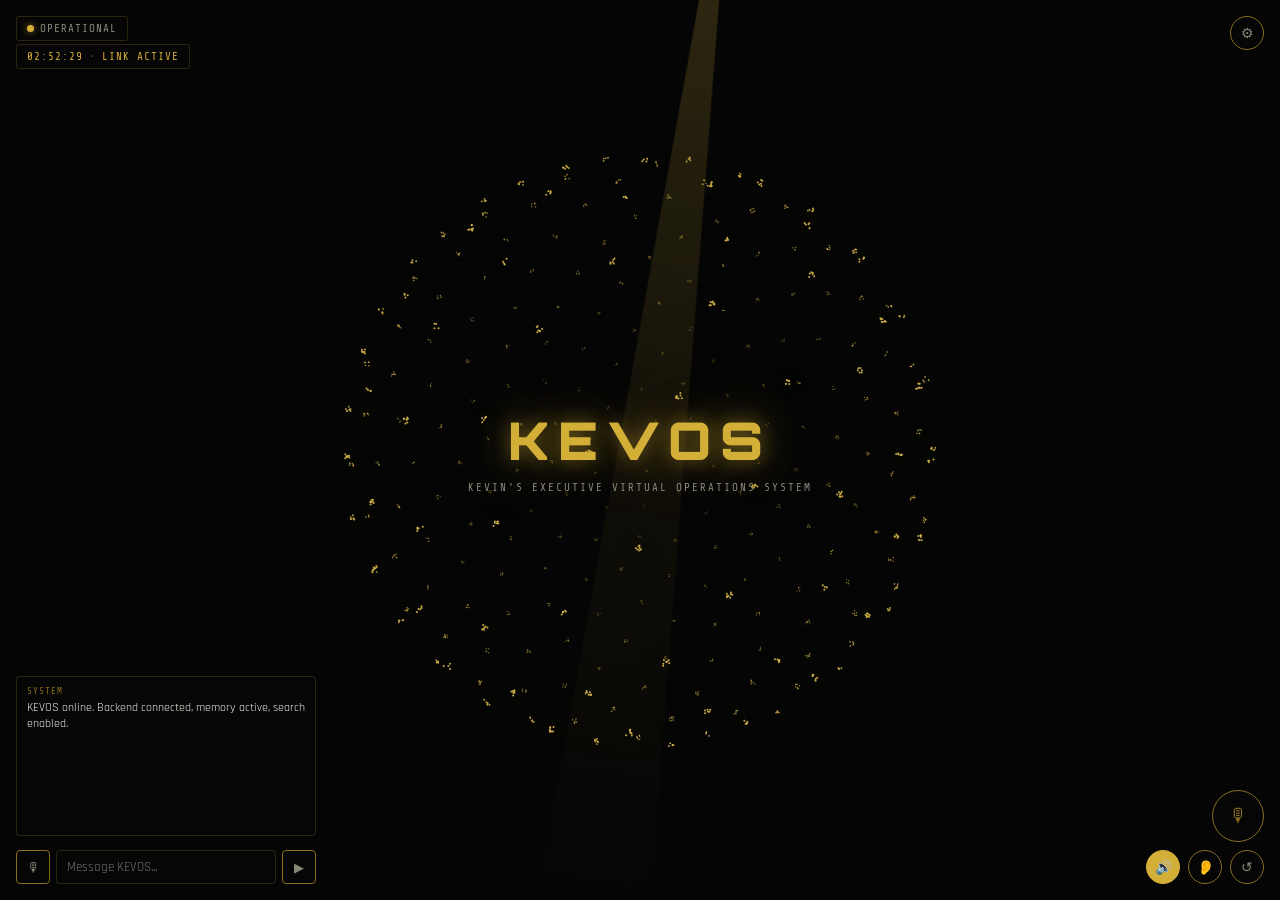
<file: index.html>
<!DOCTYPE html>
<html lang="en">
<head>
<meta charset="UTF-8" />
<meta name="viewport" content="width=device-width, initial-scale=1.0, viewport-fit=cover" />
<title>KEVOS</title>
<meta name="description" content="KEVOS — Kevin's Executive Virtual Operations System" />
<meta name="theme-color" content="#050505" />
<link rel="manifest" href="manifest.json" />
<link rel="preconnect" href="https://fonts.googleapis.com" />
<link rel="preconnect" href="https://fonts.gstatic.com" crossorigin />
<link href="https://fonts.googleapis.com/css2?family=Orbitron:wght@700;900&family=Rajdhani:wght@400;600&family=Share+Tech+Mono&display=swap" rel="stylesheet" />
<style>:root {
--gold: #d4af37;
--gold-dim: #8a6f1f;
--gold-glow: rgba(212, 175, 55, 0.4);
--gold-cold: #e8e2c8;
--bg: #050505;
--panel-bg: rgba(8, 8, 8, 0.55);
--text: #f2f0e8;
--text-dim: #8a8879;
--line: rgba(212, 175, 55, 0.18);
--danger: #ff5555;
--font-display: 'Orbitron', sans-serif;
--font-body: 'Rajdhani', sans-serif;
--font-mono: 'Share Tech Mono', monospace;
}
* { box-sizing: border-box; }
html, body {
margin: 0; padding: 0; height: 100%; background: var(--bg); color: var(--text);
font-family: var(--font-body), sans-serif; overflow: hidden; -webkit-font-smoothing: antialiased;
}
#sphereCanvas { position: fixed; inset: 0; width: 100vw; height: 100vh; cursor: grab; touch-action: none; }
#sphereCanvas.dragging { cursor: grabbing; }
.spotlight-beam {
position: fixed; top: -10%; left: 50%; width: 140px; height: 140vh;
background: linear-gradient(180deg, rgba(212,175,55,0.22), rgba(212,175,55,0.05) 45%, transparent 80%);
clip-path: polygon(46% 0%, 54% 0%, 100% 100%, 0% 100%);
transform: translateX(-50%) rotate(-6deg);
opacity: 0; pointer-events: none; z-index: 2; mix-blend-mode: screen;
transition: opacity 1.4s ease-in-out, transform 3.5s ease-in-out;
}
.spotlight-beam.on { opacity: 1; }
.wordmark {
position: fixed; top: 50%; left: 50%; transform: translate(-50%, -50%);
z-index: 3; text-align: center; pointer-events: none;
}
.wordmark__title {
font-family: var(--font-display), sans-serif; font-weight: 900;
font-size: clamp(30px, 6vw, 52px); letter-spacing: 9px; color: var(--gold);
text-shadow: 0 0 10px var(--gold-glow), 0 0 28px var(--gold-glow), 0 0 60px rgba(212,175,55,0.25);
transition: text-shadow 0.15s linear;
}
.wordmark__subtitle {
margin-top: 8px; font-family: var(--font-mono), monospace; font-size: 11px;
letter-spacing: 2px; color: var(--text-dim); text-transform: uppercase;
}
.corner {
position: fixed; z-index: 5; display: flex; gap: 8px;
}
.corner--status { top: 16px; left: 16px; flex-direction: column; align-items: flex-start; gap: 3px; }
.corner--gear { top: 16px; right: 16px; }
.corner--chat { bottom: 16px; left: 16px; flex-direction: column; width: 300px; max-width: calc(100vw - 32px); }
.corner--controls { bottom: 16px; right: 16px; flex-direction: column; align-items: flex-end; gap: 8px; }
.status-line {
font-family: var(--font-mono), monospace; font-size: 11px; letter-spacing: 1px; color: var(--text-dim);
display: flex; align-items: center; gap: 6px;
background: var(--panel-bg); backdrop-filter: blur(2px);
padding: 5px 10px; border-radius: 3px; border: 1px solid var(--line);
}
.status-dot { width: 7px; height: 7px; border-radius: 50%; background: var(--gold); box-shadow: 0 0 6px 1px var(--gold-glow); animation: pulse 2.2s ease-in-out infinite; }
@keyframes pulse { 0%,100%{opacity:1;} 50%{opacity:0.35;} }
#clock { color: var(--gold); }
.icon-btn {
width: 34px; height: 34px; border-radius: 50%;
background: var(--panel-bg); backdrop-filter: blur(2px);
border: 1px solid var(--gold-dim); color: var(--text-dim);
font-size: 14px; cursor: pointer; display: flex; align-items: center; justify-content: center;
transition: all 0.15s ease;
}
.icon-btn:hover { border-color: var(--gold); color: var(--gold); box-shadow: 0 0 10px var(--gold-glow); }
.icon-btn.active { background: var(--gold); color: #0a0a08; border-color: var(--gold); }
.chat-log {
height: 160px; overflow-y: auto; font-size: 12px; line-height: 1.4;
background: var(--panel-bg); backdrop-filter: blur(2px);
border: 1px solid var(--line); border-radius: 4px; padding: 8px 10px; margin-bottom: 6px;
}
.chat-log::-webkit-scrollbar { width: 4px; }
.chat-log::-webkit-scrollbar-thumb { background: var(--gold-dim); border-radius: 2px; }
.logline { margin-bottom: 8px; animation: fade-in 0.2s ease-out; }
@keyframes fade-in { from{opacity:0; transform:translateY(3px);} to{opacity:1; transform:translateY(0);} }
.logline__meta { display:block; font-family: var(--font-mono), monospace; font-size: 9px; letter-spacing: 1px; color: var(--text-dim); margin-bottom: 2px; }
.logline--system .logline__meta { color: var(--gold-dim); }
.logline--user .logline__meta { color: var(--gold); }
.logline--error .logline__meta, .logline--error .logline__body { color: var(--danger); }
.composer { display: flex; gap: 6px; }
.composer__input {
flex: 1; background: var(--panel-bg); backdrop-filter: blur(2px);
border: 1px solid var(--line); color: var(--text); font-family: var(--font-body), sans-serif;
font-size: 13px; padding: 8px 10px; border-radius: 4px; outline: none;
}
.composer__input:focus { border-color: var(--gold); box-shadow: 0 0 0 1px var(--gold-glow); }
.composer__send, .composer__mic {
width: 34px; border-radius: 4px; border: 1px solid var(--gold-dim);
background: var(--panel-bg); backdrop-filter: blur(2px); color: var(--text-dim); cursor: pointer;
}
.composer__send:hover, .composer__mic:hover { border-color: var(--gold); color: var(--gold); }
.live-orb {
width: 52px; height: 52px; border-radius: 50%;
background: var(--panel-bg); backdrop-filter: blur(2px);
border: 1px solid var(--gold-dim); color: var(--gold-dim); font-size: 19px; cursor: pointer;
transition: all 0.2s ease;
}
.live-orb:hover { border-color: var(--gold); color: var(--gold); box-shadow: 0 0 14px var(--gold-glow); }
.live-orb.active { background: var(--gold); color: #0a0a08; border-color: var(--gold); box-shadow: 0 0 20px 4px var(--gold-glow); animation: orb-pulse 1.6s ease-in-out infinite; }
@keyframes orb-pulse { 0%,100%{transform:scale(1);} 50%{transform:scale(1.07);} }
.controls-row { display: flex; gap: 8px; }
.settings {
position: fixed; top: 0; right: -320px; width: 300px; height: 100dvh;
background: rgba(6,6,6,0.92); backdrop-filter: blur(4px);
border-left: 1px solid var(--gold-dim); z-index: 20; transition: right 0.25s ease-out;
display: flex; flex-direction: column; overflow-y: auto;
}
.settings.open { right: 0; }
.settings__header {
display: flex; justify-content: space-between; align-items: center;
font-family: var(--font-mono), monospace; font-size: 11px; letter-spacing: 1.5px; color: var(--gold);
padding: 14px 16px; border-bottom: 1px solid var(--line);
}
.settings__close { background: none; border: none; color: var(--text-dim); font-size: 14px; cursor: pointer; }
.settings__close:hover { color: var(--gold); }
.settings__section { padding: 14px 16px; border-bottom: 1px solid var(--line); }
.settings__title { font-family: var(--font-mono), monospace; font-size: 10px; letter-spacing: 1.5px; color: var(--gold-dim); margin-bottom: 10px; }
.field { display: flex; align-items: center; gap: 8px; font-size: 12px; color: var(--text-dim); margin-bottom: 12px; }
.field span:first-child { width: 42px; flex-shrink: 0; }
.field__value { width: 28px; color: var(--gold); font-family: var(--font-mono), monospace; }
.field input[type="range"] { flex: 1; accent-color: var(--gold); }
.field--toggle { justify-content: space-between; }
.field--toggle span:first-child { width: auto; }
.field--toggle input[type="checkbox"] { accent-color: var(--gold); width: 16px; height: 16px; }
.settings__note { font-size: 11px; color: var(--text-dim); line-height: 1.5; margin: 0 0 10px; }
.btn-danger {
width: 100%; font-family: var(--font-mono), monospace; font-size: 10px; letter-spacing: 0.5px;
background: transparent; border: 1px solid var(--danger); color: var(--danger);
padding: 9px 4px; border-radius: 3px; cursor: pointer;
}
.btn-danger:hover { background: rgba(255,85,85,0.12); color: #fff; }
.celebrate-flash {
position: fixed; inset: 0; z-index: 15; pointer-events: none;
background: radial-gradient(circle at 50% 42%, rgba(255,255,255,0.9), rgba(255,255,255,0) 55%);
opacity: 0; animation: flash-burst 1.3s ease-out forwards;
}
@keyframes flash-burst { 0%{opacity:0;} 15%{opacity:1;} 100%{opacity:0;} }
.streak {
position: fixed; z-index: 8; pointer-events: none; height: 2px; width: 160px;
background: linear-gradient(90deg, transparent, var(--gold), transparent);
filter: drop-shadow(0 0 6px var(--gold-glow));
opacity: 0; animation: streak-move linear forwards;
}
@keyframes streak-move {
0% { opacity: 0; transform: translate(var(--sx), var(--sy)) rotate(var(--rot)) scaleX(0.3); }
15% { opacity: 0.9; }
100% { opacity: 0; transform: translate(var(--ex), var(--ey)) rotate(var(--rot)) scaleX(1); }
}
@media (max-width: 640px) {
.corner--chat { width: calc(100vw - 32px); }
.wordmark__title { letter-spacing: 5px; }
}</style>
</head>
<body>
<canvas id="sphereCanvas"></canvas>
<div class="spotlight-beam" id="spotlightBeam"></div>
<div class="wordmark">
<div class="wordmark__title">KEVOS</div>
<div class="wordmark__subtitle" id="heroSubtitle">Kevin's Executive Virtual Operations System</div>
</div>
<div class="corner corner--status">
<div class="status-line"><span class="status-dot"></span><span id="statusText">OPERATIONAL</span></div>
<div class="status-line"><span id="clock">--:--:--</span><span style="opacity:0.4">•</span><span id="linkState">LINK PENDING</span></div>
</div>
<div class="corner corner--gear">
<button class="icon-btn" id="settingsBtn" title="Settings">⚙</button>
</div>
<div class="corner corner--chat">
<div class="chat-log" id="feed">
<div class="logline logline--system">
<span class="logline__meta">SYSTEM</span>
<span class="logline__body">KEVOS online. Backend connected, memory active, search enabled.</span>
</div>
</div>
<form class="composer" id="composer" autocomplete="off">
<button type="button" class="composer__mic" id="micBtn" title="Voice input">🎙</button>
<input id="input" class="composer__input" type="text" placeholder="Message KEVOS..." />
<button type="submit" class="composer__send" title="Send">▶</button>
</form>
</div>
<div class="corner corner--controls">
<button class="live-orb" id="liveOrb" title="Start live conversation">🎙</button>
<div class="controls-row">
<button class="icon-btn active" id="voiceOutBtn" title="Voice output on/off">🔊</button>
<button class="icon-btn" id="wakeWordBtn" title="Wake word on/off">👂</button>
<button class="icon-btn" id="resetBtn" title="Clear log">↺</button>
</div>
</div>
<aside class="settings" id="settingsPanel">
<div class="settings__header">
SETTINGS
<button class="settings__close" id="settingsClose">✕</button>
</div>
<div class="settings__section">
<div class="settings__title">VOICE OUTPUT (ElevenLabs)</div>
<label class="field">
<span>Stability</span>
<input type="range" id="stabilitySlider" min="0" max="1" step="0.05" value="0.5" />
<span class="field__value" id="stabilityValue">0.5</span>
</label>
<label class="field">
<span>Clarity</span>
<input type="range" id="claritySlider" min="0" max="1" step="0.05" value="0.75" />
<span class="field__value" id="clarityValue">0.75</span>
</label>
</div>
<div class="settings__section">
<div class="settings__title">DISPLAY</div>
<label class="field field--toggle">
<span>Sphere visual</span>
<input type="checkbox" id="sphereToggle" checked />
</label>
<label class="field field--toggle">
<span>Spotlight beam</span>
<input type="checkbox" id="spotlightToggle" checked />
</label>
</div>
<div class="settings__section">
<div class="settings__title">MEMORY</div>
<p class="settings__note">Clears what KEVOS remembers from your conversations on this device.</p>
<button class="btn-danger" id="clearMemoryBtn">CLEAR MY MEMORY</button>
</div>
</aside>
<script>const canvas = document.getElementById('sphereCanvas');
const wordmarkTitle = document.querySelector('.wordmark__title');
canvas.style.filter = 'drop-shadow(0 0 18px rgba(212,175,55,0.25))'; // one cheap GPU glow instead of 460 per-particle ones
const ctx = canvas.getContext('2d');
function resizeCanvas() {
canvas.width = window.innerWidth * devicePixelRatio;
canvas.height = window.innerHeight * devicePixelRatio;
}
resizeCanvas();
window.addEventListener('resize', resizeCanvas);
const POINT_COUNT = 260;
let points = [];
function buildSphere(count) {
points = [];
for (let i = 0; i < count; i++) {
const phi = Math.acos(1 - (2 * (i + 0.5)) / count);
const theta = Math.PI * (1 + Math.sqrt(5)) * i;
points.push({
x0: Math.sin(phi) * Math.cos(theta),
y0: Math.sin(phi) * Math.sin(theta),
z0: Math.cos(phi),
subDots: 4 + Math.floor(Math.random() * 5), // 4-8
});
}
}
buildSphere(POINT_COUNT);
let angleX = 0.3;
let angleY = 0;
let isDragging = false;
let dragLastX = 0, dragLastY = 0;
let userZoom = 1;
canvas.addEventListener('mousedown', (e) => {
isDragging = true;
canvas.classList.add('dragging');
dragLastX = e.clientX; dragLastY = e.clientY;
});
window.addEventListener('mouseup', () => { isDragging = false; canvas.classList.remove('dragging'); });
window.addEventListener('mousemove', (e) => {
if (!isDragging) return;
const dx = e.clientX - dragLastX, dy = e.clientY - dragLastY;
angleY += dx * 0.005;
angleX += dy * 0.005;
dragLastX = e.clientX; dragLastY = e.clientY;
});
canvas.addEventListener('touchstart', (e) => {
isDragging = true;
const t = e.touches[0]; dragLastX = t.clientX; dragLastY = t.clientY;
}, { passive: true });
window.addEventListener('touchend', () => { isDragging = false; });
window.addEventListener('touchmove', (e) => {
if (!isDragging) return;
const t = e.touches[0];
const dx = t.clientX - dragLastX, dy = t.clientY - dragLastY;
angleY += dx * 0.005; angleX += dy * 0.005;
dragLastX = t.clientX; dragLastY = t.clientY;
}, { passive: true });
canvas.addEventListener('wheel', (e) => {
e.preventDefault();
userZoom = Math.min(2.2, Math.max(0.5, userZoom - e.deltaY * 0.0008));
}, { passive: false });
function rotatePoint(x0, y0, z0, ax, ay) {
let y1 = y0 * Math.cos(ax) - z0 * Math.sin(ax);
let z1 = y0 * Math.sin(ax) + z0 * Math.cos(ax);
let x1 = x0;
let x2 = x1 * Math.cos(ay) + z1 * Math.sin(ay);
let z2 = -x1 * Math.sin(ay) + z1 * Math.cos(ay);
let y2 = y1;
return { x: x2, y: y2, z: z2 };
}
const STATE_TARGETS = {
idle:      { radius: 170, spin: 0.0028, glow: 0.55, colorMix: 0.15 },
standby:   { radius: 150, spin: 0.0015, glow: 0.35, colorMix: 0.1 },
listening: { radius: 210, spin: 0.0055, glow: 0.9,  colorMix: 0.25 },
thinking:  { radius: 120, spin: 0.014,  glow: 0.75, colorMix: 0.85 }, // colorMix -> cold white-gold
speaking:  { radius: 185, spin: 0.0042, glow: 0.85, colorMix: 0.2 },
celebrate: { radius: 240, spin: 0.02,   glow: 1.0,  colorMix: 0.3 },
};
let current = { radius: 40, spin: 0.003, glow: 0.9, colorMix: 0.1 }; // starts small -> bursts on load
function lerp(a, b, t) { return a + (b - a) * t; }
function currentState() { return document.body.dataset.state || 'idle'; }
function drawSphere() {
const w = canvas.width, h = canvas.height;
ctx.clearRect(0, 0, w, h);
const target = STATE_TARGETS[currentState()] || STATE_TARGETS.idle;
const lerpSpeed = 0.045;
current.radius = lerp(current.radius, target.radius, lerpSpeed);
current.spin = lerp(current.spin, target.spin, lerpSpeed);
current.glow = lerp(current.glow, target.glow, lerpSpeed);
current.colorMix = lerp(current.colorMix, target.colorMix, lerpSpeed);
let micBoost = 0;
if (currentState() === 'listening' && micAnalyser) micBoost = micVolume() * 0.35;
// Real audio-reactive glow while KEVOS actually talks — analysing the
// ElevenLabs audio as it plays, same technique as the mic above, just on
// the output instead of the input. Genuinely reacts to loudness per word.
let speakBoost = 0;
if (currentState() === 'speaking' && ttsAnalyser) speakBoost = ttsVolume() * 0.55;
if (!isDragging) angleY += current.spin;
const cx = w / 2, cy = h / 2;
const perspective = 480 * devicePixelRatio;
const radiusPx = current.radius * devicePixelRatio * userZoom;
const projected = points.map(p => {
const r = rotatePoint(p.x0 * radiusPx, p.y0 * radiusPx, p.z0 * radiusPx, angleX, angleY);
const scale = perspective / (perspective - r.z);
return { sx: cx + r.x * scale, sy: cy + r.y * scale, z: r.z, scale, subDots: p.subDots };
});
projected.sort((a, b) => a.z - b.z);
const mix = Math.min(1, current.colorMix);
const r = Math.round(lerp(212, 232, mix));
const g = Math.round(lerp(175, 226, mix));
const b = Math.round(lerp(55, 200, mix));
const glowLevel = Math.min(1.4, current.glow + micBoost + speakBoost);
for (const p of projected) {
const depthFactor = Math.min(1, Math.max(0.12, p.scale - 0.5));
const dotSize = (1.1 + depthFactor * 1.8) * devicePixelRatio;
const alpha = Math.min(1, (0.28 + depthFactor * 0.68) * glowLevel);
ctx.fillStyle = `rgba(${r},${g},${b},${alpha.toFixed(2)})`;
for (let i = 0; i < p.subDots; i++) {
const jx = (Math.random() - 0.5) * dotSize * 2.2;
const jy = (Math.random() - 0.5) * dotSize * 2.2;
ctx.beginPath();
ctx.arc(p.sx + jx, p.sy + jy, dotSize * 0.35, 0, Math.PI * 2);
ctx.fill();
}
}
wordmarkTitle.style.textShadow =
`0 0 ${8 + glowLevel * 10}px var(--gold-glow), 0 0 ${20 + glowLevel * 24}px var(--gold-glow), 0 0 ${50 + glowLevel * 30}px rgba(212,175,55,0.25)`;
requestAnimationFrame(drawSphere);
}
requestAnimationFrame(drawSphere);
function setKevosState(state, label) {
document.body.dataset.state = state;
document.getElementById('heroSubtitle').textContent = label || "Kevin's Executive Virtual Operations System";
}
setKevosState('idle');
const spotlightBeam = document.getElementById('spotlightBeam');
let spotlightEnabled = true;
function sweepSpotlight() {
if (!spotlightEnabled) return;
spotlightBeam.style.transform = `translateX(-50%) rotate(${(-10 + Math.random() * 20).toFixed(1)}deg)`;
spotlightBeam.classList.add('on');
setTimeout(() => spotlightBeam.classList.remove('on'), 1200 + Math.random() * 800);
}
setInterval(() => {
const state = currentState();
const chance = state === 'speaking' ? 0.55 : state === 'celebrate' ? 0.9 : 0.06;
if (Math.random() < chance) sweepSpotlight();
}, 1400);
function spawnStreak() {
const streak = document.createElement('div');
streak.className = 'streak';
const fromLeft = Math.random() < 0.5;
const y = `${10 + Math.random() * 70}vh`;
streak.style.setProperty('--sx', fromLeft ? '-10vw' : '110vw');
streak.style.setProperty('--sy', y);
streak.style.setProperty('--ex', fromLeft ? '110vw' : '-10vw');
streak.style.setProperty('--ey', y);
streak.style.setProperty('--rot', `${(Math.random() * 10 - 5).toFixed(1)}deg`);
streak.style.animationDuration = `${0.5 + Math.random() * 0.3}s`;
document.body.appendChild(streak);
setTimeout(() => streak.remove(), 900);
}
function spawnStreakBurst(count) {
for (let i = 0; i < count; i++) {
setTimeout(spawnStreak, i * 90 + Math.random() * 100);
}
}
setTimeout(() => {
current.radius = 340; current.glow = 1.4;
spawnStreakBurst(4);
sweepSpotlight();
}, 300);
function tick() {
document.getElementById('clock').textContent = new Date().toLocaleTimeString('en-US', { hour12: false });
}
tick();
setInterval(tick, 1000);
const feed = document.getElementById('feed');
function nowTime() { return new Date().toLocaleTimeString('en-US', { hour12: false }); }
function logLine(kind, text) {
const wrap = document.createElement('div');
wrap.className = `logline logline--${kind}`;
const meta = document.createElement('span');
meta.className = 'logline__meta';
meta.textContent = `${kind === 'user' ? 'YOU' : kind === 'error' ? 'ERROR' : 'SYSTEM'} // ${nowTime()}`;
const body = document.createElement('span');
body.className = 'logline__body';
body.textContent = text;
wrap.appendChild(meta); wrap.appendChild(body);
feed.appendChild(wrap);
feed.scrollTop = feed.scrollHeight;
}
document.getElementById('resetBtn').addEventListener('click', () => {
feed.innerHTML = '';
logLine('system', 'Log cleared.');
});
function getSessionId() {
let id = localStorage.getItem('kevos_session_id');
if (!id) {
id = 'sess_' + Math.random().toString(36).slice(2) + Date.now().toString(36);
localStorage.setItem('kevos_session_id', id);
}
return id;
}
const sessionId = getSessionId();
const KEVOS_BACKEND_URL = 'https://kevos-backend.margohanna333.workers.dev/';
const KEVOS_TTS_URL = KEVOS_BACKEND_URL + 'tts';
const KEVOS_APP_KEY = 'tOSWNvhdUZK7G-xikaFYsM_IXwcduVjS8SnBN9ajouQ';
async function sendToKevos(message) {
if (!KEVOS_BACKEND_URL) return { ok: false, text: 'No backend connected.' };
try {
const res = await fetch(KEVOS_BACKEND_URL, {
method: 'POST', headers: { 'Content-Type': 'application/json', 'x-kevos-key': KEVOS_APP_KEY },
body: JSON.stringify({ message, sessionId }),
});
if (!res.ok) throw new Error(`Backend error: ${res.status}`);
const data = await res.json();
return { ok: true, text: data.reply || '(empty response)' };
} catch (err) {
return { ok: false, text: `Connection failed: ${err.message}` };
}
}
const linkState = document.getElementById('linkState');
if (KEVOS_BACKEND_URL) { linkState.textContent = 'LINK ACTIVE'; linkState.style.color = 'var(--gold)'; }
else { linkState.textContent = 'LINK PENDING'; linkState.style.color = 'var(--danger)'; }
function normalizeSpeech(text) { return text.toLowerCase().replace(/[^a-z\s]/g, '').replace(/\s+/g, ' ').trim(); }
function checkEasterEgg(text) {
if (normalizeSpeech(text).includes('wake up babas home')) { triggerWelcomeHome(); return true; }
return false;
}
function triggerWelcomeHome() {
logLine('system', '🎉 "Wake up babas home" detected — running welcome sequence.');
setKevosState('celebrate', 'SYSTEMS PRIMED. STANDING BY, SIR.');
document.querySelector('.wordmark__title').textContent = 'WELCOME HOME';
const flash = document.createElement('div');
flash.className = 'celebrate-flash';
document.body.appendChild(flash);
setTimeout(() => flash.remove(), 1400);
spawnStreakBurst(10);
sweepSpotlight();
speak('Welcome home, daddy.');
setTimeout(() => {
document.querySelector('.wordmark__title').textContent = 'KEVOS';
if (liveMode) setKevosState('listening', 'LISTENING...');
else if (wakeWordActive) enterStandby();
else setKevosState('idle');
}, 3400);
}
const micBtn = document.getElementById('micBtn');
const SpeechRecognitionAPI = window.SpeechRecognition || window.webkitSpeechRecognition;
let recognition = null;
const WAKE_WORDS = ['hey kevos', 'kevos', 'hey kevin', 'okay kevos'];
let micAnalyser = null, micData = null;
async function ensureMicAnalyser() {
if (micAnalyser) return micAnalyser;
try {
const stream = await navigator.mediaDevices.getUserMedia({ audio: true });
const audioCtx = new (window.AudioContext || window.webkitAudioContext)();
const source = audioCtx.createMediaStreamSource(stream);
micAnalyser = audioCtx.createAnalyser();
micAnalyser.fftSize = 256;
micData = new Uint8Array(micAnalyser.frequencyBinCount);
source.connect(micAnalyser);
} catch (err) { micAnalyser = null; }
return micAnalyser;
}
function micVolume() {
if (!micAnalyser || !micData) return 0;
micAnalyser.getByteFrequencyData(micData);
let sum = 0;
for (let i = 0; i < micData.length; i++) sum += micData[i];
return Math.min(1, (sum / micData.length / 255) * 3.2);
}
function stripWakeWord(lowerText) {
for (const w of WAKE_WORDS) {
const idx = lowerText.indexOf(w);
if (idx !== -1) return lowerText.slice(idx + w.length).replace(/^[,.\s]+/, '').trim();
}
return null;
}
function restartAlwaysOnRecognition() {
if (!recognition) return;
try { recognition.start(); } catch (e) {}
}
if (SpeechRecognitionAPI) {
recognition = new SpeechRecognitionAPI();
recognition.lang = 'en-US';
recognition.interimResults = true;
// Continuous = true means the mic keeps actively listening across the
// whole live/wake-word session instead of shutting off and needing to
// restart after every utterance. That restart had a real, noticeable
// delay — this is what was making barge-in feel slow.
recognition.continuous = true;
recognition.addEventListener('result', (e) => {
const last = e.results[e.results.length - 1];
const transcript = last[0].transcript;
const isFinal = last.isFinal;
const state = currentState();
if (wakeWordActive && !liveMode && state === 'standby') {
if (!isFinal) return;
if (checkEasterEgg(transcript)) return;
const remainder = stripWakeWord(transcript.toLowerCase());
if (remainder === null) return;
wakeConversation();
if (remainder) handleLiveTranscript(remainder);
else setKevosState('listening', 'LISTENING...');
return;
}
if (liveMode && isFinal) { handleLiveTranscript(transcript.trim()); return; }
if (!liveMode && !wakeWordActive && isFinal) { input.value = transcript; }
});
recognition.addEventListener('end', () => {
micBtn.classList.remove('active');
if ((liveMode || wakeWordActive) && !liveAwaitingReply) restartAlwaysOnRecognition();
});
recognition.addEventListener('error', (e) => {
micBtn.classList.remove('active');
if (liveMode || wakeWordActive) {
if (e.error === 'no-speech' || e.error === 'aborted') restartAlwaysOnRecognition();
else { logLine('error', `Mic error: ${e.error}.`); stopLiveMode(); stopWakeWord(); }
} else { logLine('error', 'Mic error — check microphone permission.'); }
});
micBtn.addEventListener('click', () => {
if (liveMode || wakeWordActive) return;
ensureMicAnalyser();
micBtn.classList.add('active');
recognition.start();
});
} else {
micBtn.disabled = true;
micBtn.title = 'Voice input not supported in this browser';
}
let voiceOutEnabled = true;
const voiceOutBtn = document.getElementById('voiceOutBtn');
let ttsStability = 0.5, ttsSimilarity = 0.75;

// Real audio analysis of KEVOS's own ElevenLabs voice as it plays — this is
// what drives the "shines brighter while talking" glow, genuinely reactive
// to the actual audio, not a guess.
let currentAudio = null;
let ttsAudioCtx = null, ttsAnalyser = null, ttsData = null;

function ttsVolume() {
if (!ttsAnalyser || !ttsData) return 0;
ttsAnalyser.getByteFrequencyData(ttsData);
let sum = 0;
for (let i = 0; i < ttsData.length; i++) sum += ttsData[i];
return Math.min(1, (sum / ttsData.length / 255) * 3.2);
}

function stopSpeaking() {
if (currentAudio) { currentAudio.pause(); currentAudio = null; }
}

function speakWithBrowserVoice(text) {
return new Promise((resolve) => {
if (!('speechSynthesis' in window)) { resolve(); return; }
window.speechSynthesis.cancel();
const utter = new SpeechSynthesisUtterance(text);
utter.onend = resolve;
utter.onerror = resolve;
window.speechSynthesis.speak(utter);
});
}

async function speak(text) {
if (!voiceOutEnabled) return;
stopSpeaking();
try {
const res = await fetch(KEVOS_TTS_URL, {
method: 'POST',
headers: { 'Content-Type': 'application/json', 'x-kevos-key': KEVOS_APP_KEY },
body: JSON.stringify({ text, stability: ttsStability, similarityBoost: ttsSimilarity }),
});
if (!res.ok) {
// ElevenLabs failed — usage limit hit, key issue, or their service is
// down. Rather than going silent, fall back to the browser's built-in
// voice so KEVOS still talks. Logged as 'system', not 'error', since
// this is expected/handled behavior, not something broken.
logLine('system', 'ElevenLabs unavailable (usage limit or error) — using backup voice.');
await speakWithBrowserVoice(text);
return;
}
const blob = await res.blob();
const url = URL.createObjectURL(blob);
const audio = new Audio(url);
currentAudio = audio;

if (!ttsAudioCtx) ttsAudioCtx = new (window.AudioContext || window.webkitAudioContext)();
const source = ttsAudioCtx.createMediaElementSource(audio);
ttsAnalyser = ttsAudioCtx.createAnalyser();
ttsAnalyser.fftSize = 256;
ttsData = new Uint8Array(ttsAnalyser.frequencyBinCount);
source.connect(ttsAnalyser);
ttsAnalyser.connect(ttsAudioCtx.destination);

await new Promise((resolve) => {
audio.onended = () => { currentAudio = null; ttsAnalyser = null; URL.revokeObjectURL(url); resolve(); };
audio.onerror = () => { currentAudio = null; ttsAnalyser = null; URL.revokeObjectURL(url); resolve(); };
audio.play().catch(() => resolve());
});
} catch (err) {
// Network failure reaching our backend at all — same fallback applies.
logLine('system', 'Voice service unreachable — using backup voice.');
await speakWithBrowserVoice(text);
}
}
voiceOutBtn.addEventListener('click', () => {
voiceOutEnabled = !voiceOutEnabled;
voiceOutBtn.classList.toggle('active', voiceOutEnabled);
if (!voiceOutEnabled) stopSpeaking();
});
const composer = document.getElementById('composer');
const input = document.getElementById('input');
composer.addEventListener('submit', async (e) => {
e.preventDefault();
const text = input.value.trim();
if (!text) return;
input.value = '';
if (checkEasterEgg(text)) return;
logLine('user', text);
setKevosState('thinking', 'THINKING...');
const result = await sendToKevos(text);
logLine(result.ok ? 'system' : 'error', result.text);
if (result.ok && voiceOutEnabled) {
setKevosState('speaking', 'SPEAKING...');
await speak(result.text);
}
setKevosState('idle');
});
const liveOrb = document.getElementById('liveOrb');
let liveMode = false, liveAwaitingReply = false;
function startLiveListening() {
if (!liveMode || !recognition) return;
setKevosState('listening', 'LISTENING...');
restartAlwaysOnRecognition();
}
function stopLiveMode() {
liveMode = false; liveAwaitingReply = false;
liveOrb.classList.remove('active');
if (!wakeWordActive) setKevosState('idle');
if (recognition && !wakeWordActive) { try { recognition.stop(); } catch (e) {} }
stopSpeaking();
}
async function handleLiveTranscript(transcript) {
if (!transcript) { if (liveMode) startLiveListening(); return; }
if (checkEasterEgg(transcript)) return;
liveAwaitingReply = true;
if (recognition) { try { recognition.stop(); } catch (e) {} } // mic off — your turn is over
logLine('user', transcript);
setKevosState('thinking', 'THINKING...');
const result = await sendToKevos(transcript);
logLine(result.ok ? 'system' : 'error', result.text);
const canSpeak = result.ok && voiceOutEnabled;
if (canSpeak) {
setKevosState('speaking', 'SPEAKING...');
await speak(result.text); // mic stays off the whole time this plays
liveAwaitingReply = false;
if (liveMode) startLiveListening(); // mic back on now that KEVOS is done
else if (wakeWordActive) enterStandby();
else setKevosState('idle');
} else {
liveAwaitingReply = false;
if (liveMode) startLiveListening();
else if (wakeWordActive) enterStandby();
else setKevosState('idle');
}
}
liveOrb.addEventListener('click', () => {
if (!SpeechRecognitionAPI) { logLine('error', 'Voice input not supported in this browser.'); return; }
if (liveMode) { stopLiveMode(); logLine('system', 'Live conversation ended.'); }
else {
ensureMicAnalyser();
liveMode = true;
liveOrb.classList.add('active');
logLine('system', 'Live conversation started — your mic mutes automatically while KEVOS is replying.');
startLiveListening();
}
});
const wakeWordBtn = document.getElementById('wakeWordBtn');
let wakeWordActive = false;
function enterStandby() { setKevosState('standby', 'Say "Hey KEVOS"...'); restartAlwaysOnRecognition(); }
function wakeConversation() {
liveMode = true;
liveOrb.classList.add('active');
logLine('system', 'Wake word heard — KEVOS is listening.');
spawnStreakBurst(3);
sweepSpotlight();
}
function stopWakeWord() {
wakeWordActive = false;
wakeWordBtn.classList.remove('active');
if (!liveMode) { setKevosState('idle'); if (recognition) { try { recognition.stop(); } catch (e) {} } }
}
wakeWordBtn.addEventListener('click', () => {
if (!SpeechRecognitionAPI) { logLine('error', 'Voice input not supported in this browser.'); return; }
if (wakeWordActive) { stopWakeWord(); logLine('system', 'Wake word disabled.'); }
else {
ensureMicAnalyser();
wakeWordActive = true;
wakeWordBtn.classList.add('active');
logLine('system', 'Wake word enabled — say "Hey KEVOS" anytime.');
if (!liveMode) enterStandby();
}
});
const settingsPanel = document.getElementById('settingsPanel');
document.getElementById('settingsBtn').addEventListener('click', () => settingsPanel.classList.add('open'));
document.getElementById('settingsClose').addEventListener('click', () => settingsPanel.classList.remove('open'));
const stabilitySlider = document.getElementById('stabilitySlider');
const claritySlider = document.getElementById('claritySlider');
stabilitySlider.addEventListener('input', () => {
ttsStability = parseFloat(stabilitySlider.value);
document.getElementById('stabilityValue').textContent = ttsStability.toFixed(2);
});
claritySlider.addEventListener('input', () => {
ttsSimilarity = parseFloat(claritySlider.value);
document.getElementById('clarityValue').textContent = ttsSimilarity.toFixed(2);
});
document.getElementById('sphereToggle').addEventListener('change', (e) => {
canvas.style.display = e.target.checked ? '' : 'none';
});
document.getElementById('spotlightToggle').addEventListener('change', (e) => {
spotlightEnabled = e.target.checked;
if (!spotlightEnabled) spotlightBeam.classList.remove('on');
});
document.getElementById('clearMemoryBtn').addEventListener('click', () => {
localStorage.removeItem('kevos_session_id');
logLine('system', 'Memory reset locally. A fresh conversation starts next message.');
});
if ('serviceWorker' in navigator) {
window.addEventListener('load', () => {
navigator.serviceWorker.register('sw.js').catch(() => {});
});
}</script>
</body>
</html>
</file>
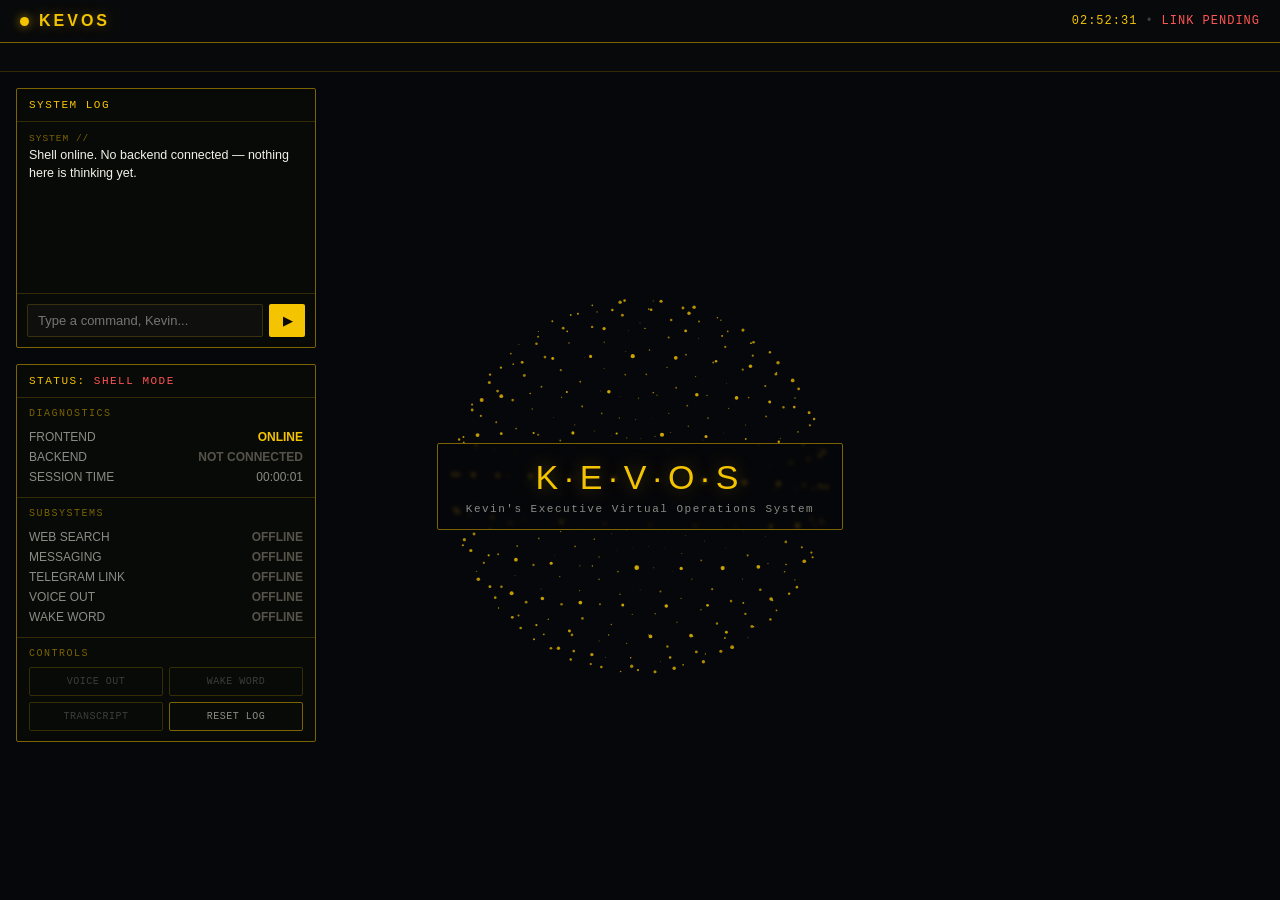
<file: index (1).html>
<!DOCTYPE html>
<html lang="en">
<head>
  <meta charset="UTF-8" />
  <meta name="viewport" content="width=device-width, initial-scale=1.0, viewport-fit=cover" />
  <title>KEVOS</title>
  <meta name="description" content="KEVOS — Kevin's Executive Virtual Operations System" />
  <meta name="theme-color" content="#07080a" />
  <link rel="manifest" href="manifest.json" />
  <link rel="stylesheet" href="style.css" />
</head>
<body>
  <div class="hud">

    <!-- Top status bar -->
    <header class="topbar">
      <div class="topbar__left">
        <span class="dot" id="statusDot"></span>
        <span class="topbar__label">KEVOS</span>
      </div>
      <div class="topbar__right">
        <span id="clock">--:--:--</span>
        <span class="sep">•</span>
        <span id="linkState" class="pending">LINK PENDING</span>
      </div>
    </header>

    <!-- System info ticker -->
    <div class="ticker">
      <div class="ticker__track">
        MEMORY: NOT CONFIGURED &nbsp;//&nbsp; BACKEND: NOT CONNECTED &nbsp;//&nbsp; AUTH: LOCAL ONLY &nbsp;//&nbsp; STATUS: SHELL MODE &nbsp;//&nbsp; MEMORY: NOT CONFIGURED &nbsp;//&nbsp; BACKEND: NOT CONNECTED &nbsp;//&nbsp; AUTH: LOCAL ONLY &nbsp;//&nbsp; STATUS: SHELL MODE &nbsp;//&nbsp;
      </div>
    </div>

    <div class="layout">

      <!-- Center hero: particle sphere -->
      <main class="hero">
        <canvas id="sphere"></canvas>
        <div class="hero__label">
          <div class="hero__title">K·E·V·O·S</div>
          <div class="hero__subtitle">Kevin's Executive Virtual Operations System</div>
        </div>
      </main>

      <!-- Left column: log + composer -->
      <aside class="panel panel--log">
        <div class="panel__header">SYSTEM LOG</div>
        <div class="feed" id="feed">
          <div class="logline logline--system">
            <span class="logline__meta">SYSTEM // <span class="logtime"></span></span>
            <span class="logline__body">Shell online. No backend connected — nothing here is thinking yet.</span>
          </div>
        </div>
        <form class="composer" id="composer" autocomplete="off">
          <input
            id="input"
            class="composer__input"
            type="text"
            placeholder="Type a command, Kevin..."
          />
          <button type="submit" class="composer__send" aria-label="Send">▶</button>
        </form>
      </aside>

      <!-- Bottom-left column: status / diagnostics / controls -->
      <aside class="panel panel--status">
        <div class="panel__header">STATUS: <span class="status-value">SHELL MODE</span></div>

        <div class="section">
          <div class="section__title">DIAGNOSTICS</div>
          <div class="row"><span>FRONTEND</span><span class="ok">ONLINE</span></div>
          <div class="row"><span>BACKEND</span><span class="off">NOT CONNECTED</span></div>
          <div class="row"><span>SESSION TIME</span><span id="sessionTime">00:00:00</span></div>
        </div>

        <div class="section">
          <div class="section__title">SUBSYSTEMS</div>
          <div class="row"><span>WEB SEARCH</span><span class="off">OFFLINE</span></div>
          <div class="row"><span>MESSAGING</span><span class="off">OFFLINE</span></div>
          <div class="row"><span>TELEGRAM LINK</span><span class="off">OFFLINE</span></div>
          <div class="row"><span>VOICE OUT</span><span class="off">OFFLINE</span></div>
          <div class="row"><span>WAKE WORD</span><span class="off">OFFLINE</span></div>
        </div>

        <div class="section">
          <div class="section__title">CONTROLS</div>
          <div class="btn-grid">
            <button class="btn" disabled title="Not built yet">VOICE OUT</button>
            <button class="btn" disabled title="Not built yet">WAKE WORD</button>
            <button class="btn" disabled title="Not built yet">TRANSCRIPT</button>
            <button class="btn" id="resetBtn">RESET LOG</button>
          </div>
        </div>

      </aside>

    </div>
  </div>

  <script src="app.js"></script>
</body>
</html>
</file>
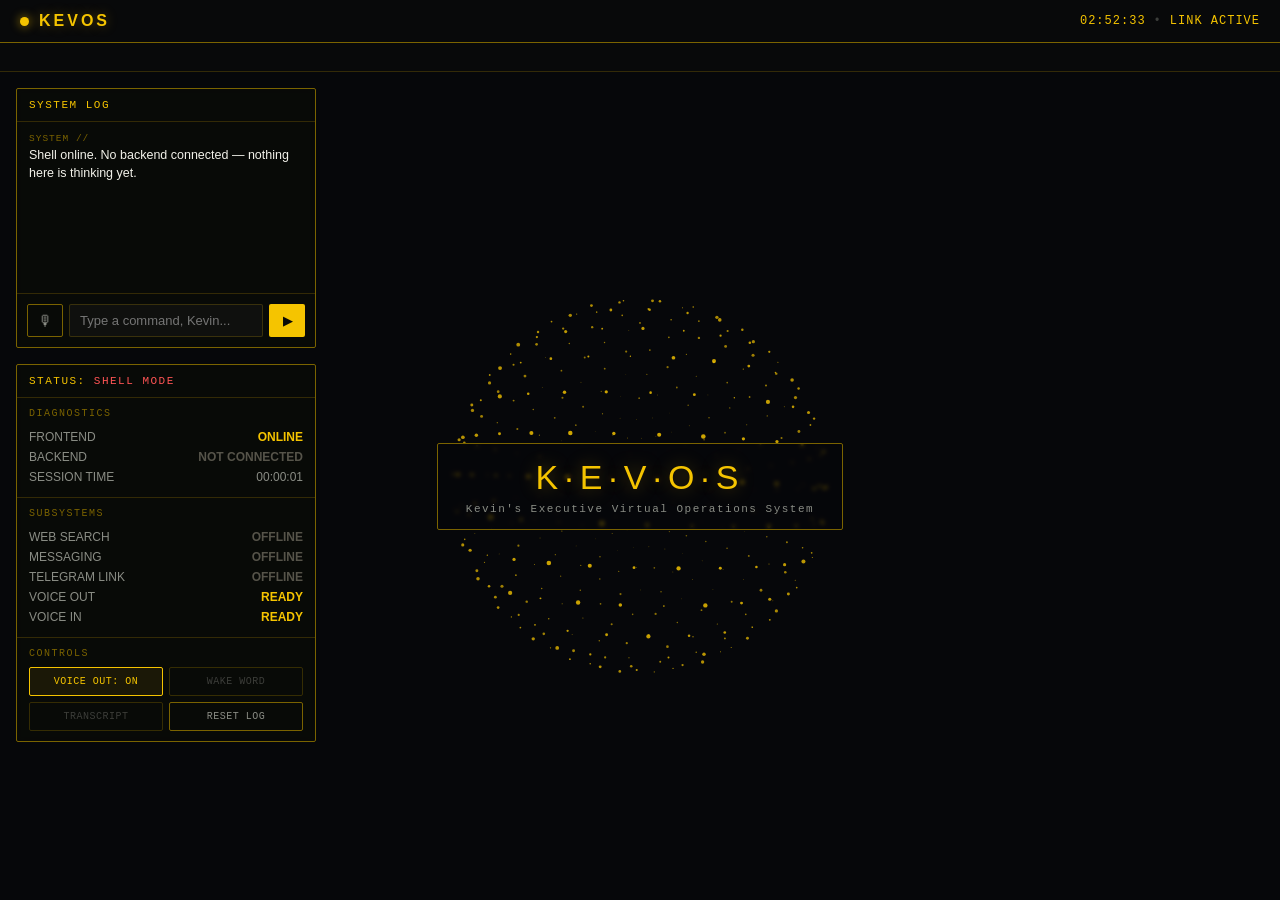
<file: index (4).html>
<!DOCTYPE html>
<html lang="en">
<head>
  <meta charset="UTF-8" />
  <meta name="viewport" content="width=device-width, initial-scale=1.0, viewport-fit=cover" />
  <title>KEVOS</title>
  <meta name="description" content="KEVOS — Kevin's Executive Virtual Operations System" />
  <meta name="theme-color" content="#07080a" />
  <link rel="manifest" href="manifest.json" />
  <link rel="stylesheet" href="style.css" />
</head>
<body>
  <div class="hud">

    <!-- Top status bar -->
    <header class="topbar">
      <div class="topbar__left">
        <span class="dot" id="statusDot"></span>
        <span class="topbar__label">KEVOS</span>
      </div>
      <div class="topbar__right">
        <span id="clock">--:--:--</span>
        <span class="sep">•</span>
        <span id="linkState" class="pending">LINK PENDING</span>
      </div>
    </header>

    <!-- System info ticker -->
    <div class="ticker">
      <div class="ticker__track">
        MEMORY: NOT CONFIGURED &nbsp;//&nbsp; BACKEND: NOT CONNECTED &nbsp;//&nbsp; AUTH: LOCAL ONLY &nbsp;//&nbsp; STATUS: SHELL MODE &nbsp;//&nbsp; MEMORY: NOT CONFIGURED &nbsp;//&nbsp; BACKEND: NOT CONNECTED &nbsp;//&nbsp; AUTH: LOCAL ONLY &nbsp;//&nbsp; STATUS: SHELL MODE &nbsp;//&nbsp;
      </div>
    </div>

    <div class="layout">

      <!-- Center hero: particle sphere -->
      <main class="hero">
        <canvas id="sphere"></canvas>
        <div class="hero__label">
          <div class="hero__title">K·E·V·O·S</div>
          <div class="hero__subtitle">Kevin's Executive Virtual Operations System</div>
        </div>
      </main>

      <!-- Left column: log + composer -->
      <aside class="panel panel--log">
        <div class="panel__header">SYSTEM LOG</div>
        <div class="feed" id="feed">
          <div class="logline logline--system">
            <span class="logline__meta">SYSTEM // <span class="logtime"></span></span>
            <span class="logline__body">Shell online. No backend connected — nothing here is thinking yet.</span>
          </div>
        </div>
        <form class="composer" id="composer" autocomplete="off">
          <button type="button" class="composer__mic" id="micBtn" aria-label="Voice input" title="Click and speak">🎙</button>
          <input
            id="input"
            class="composer__input"
            type="text"
            placeholder="Type a command, Kevin..."
          />
          <button type="submit" class="composer__send" aria-label="Send">▶</button>
        </form>
      </aside>

      <!-- Bottom-left column: status / diagnostics / controls -->
      <aside class="panel panel--status">
        <div class="panel__header">STATUS: <span class="status-value">SHELL MODE</span></div>

        <div class="section">
          <div class="section__title">DIAGNOSTICS</div>
          <div class="row"><span>FRONTEND</span><span class="ok">ONLINE</span></div>
          <div class="row"><span>BACKEND</span><span class="off">NOT CONNECTED</span></div>
          <div class="row"><span>SESSION TIME</span><span id="sessionTime">00:00:00</span></div>
        </div>

        <div class="section">
          <div class="section__title">SUBSYSTEMS</div>
          <div class="row"><span>WEB SEARCH</span><span class="off">OFFLINE</span></div>
          <div class="row"><span>MESSAGING</span><span class="off">OFFLINE</span></div>
          <div class="row"><span>TELEGRAM LINK</span><span class="off">OFFLINE</span></div>
          <div class="row"><span>VOICE OUT</span><span class="ok" id="voiceOutStatus">READY</span></div>
          <div class="row"><span>VOICE IN</span><span class="ok" id="voiceInStatus">READY</span></div>
        </div>

        <div class="section">
          <div class="section__title">CONTROLS</div>
          <div class="btn-grid">
            <button class="btn btn--active" id="voiceOutBtn">VOICE OUT: ON</button>
            <button class="btn" disabled title="Not built yet">WAKE WORD</button>
            <button class="btn" disabled title="Not built yet">TRANSCRIPT</button>
            <button class="btn" id="resetBtn">RESET LOG</button>
          </div>
        </div>

      </aside>

    </div>
  </div>

  <script src="app.js"></script>
</body>
</html>
</file>
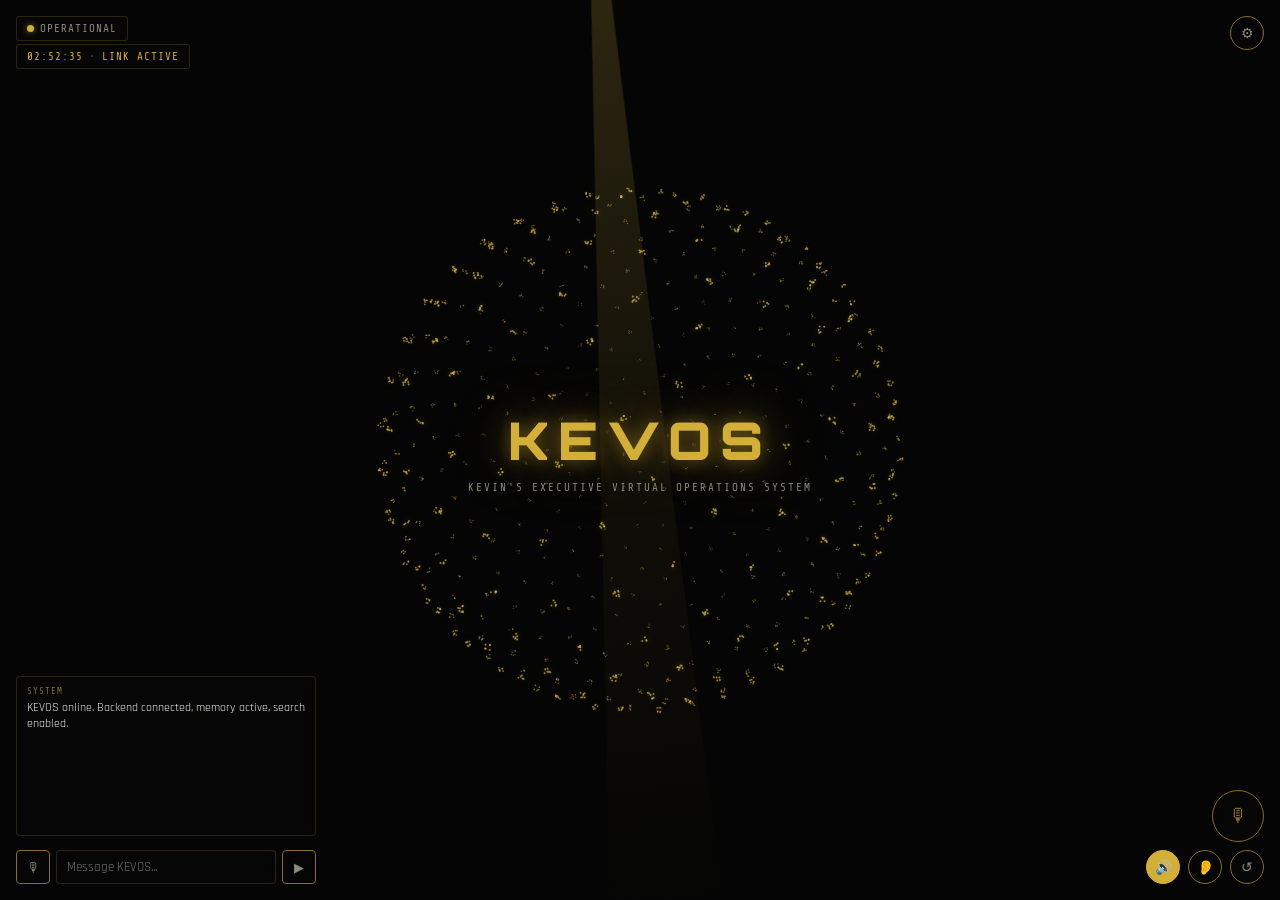
<file: index (7).html>
<!DOCTYPE html>
<html lang="en">
<head>
<meta charset="UTF-8" />
<meta name="viewport" content="width=device-width, initial-scale=1.0, viewport-fit=cover" />
<title>KEVOS</title>
<meta name="description" content="KEVOS — Kevin's Executive Virtual Operations System" />
<meta name="theme-color" content="#050505" />
<link rel="manifest" href="manifest.json" />
<link rel="preconnect" href="https://fonts.googleapis.com" />
<link rel="preconnect" href="https://fonts.gstatic.com" crossorigin />
<link href="https://fonts.googleapis.com/css2?family=Orbitron:wght@700;900&family=Rajdhani:wght@400;600&family=Share+Tech+Mono&display=swap" rel="stylesheet" />
<style>:root {
--gold: #d4af37;
--gold-dim: #8a6f1f;
--gold-glow: rgba(212, 175, 55, 0.4);
--gold-cold: #e8e2c8;
--bg: #050505;
--panel-bg: rgba(8, 8, 8, 0.55);
--text: #f2f0e8;
--text-dim: #8a8879;
--line: rgba(212, 175, 55, 0.18);
--danger: #ff5555;
--font-display: 'Orbitron', sans-serif;
--font-body: 'Rajdhani', sans-serif;
--font-mono: 'Share Tech Mono', monospace;
}
* { box-sizing: border-box; }
html, body {
margin: 0; padding: 0; height: 100%; background: var(--bg); color: var(--text);
font-family: var(--font-body), sans-serif; overflow: hidden; -webkit-font-smoothing: antialiased;
}
#sphereCanvas { position: fixed; inset: 0; width: 100vw; height: 100vh; cursor: grab; touch-action: none; }
#sphereCanvas.dragging { cursor: grabbing; }
.spotlight-beam {
position: fixed; top: -10%; left: 50%; width: 140px; height: 140vh;
background: linear-gradient(180deg, rgba(212,175,55,0.22), rgba(212,175,55,0.05) 45%, transparent 80%);
clip-path: polygon(46% 0%, 54% 0%, 100% 100%, 0% 100%);
transform: translateX(-50%) rotate(-6deg);
opacity: 0; pointer-events: none; z-index: 2; mix-blend-mode: screen;
transition: opacity 1.4s ease-in-out, transform 3.5s ease-in-out;
}
.spotlight-beam.on { opacity: 1; }
.wordmark {
position: fixed; top: 50%; left: 50%; transform: translate(-50%, -50%);
z-index: 3; text-align: center; pointer-events: none;
}
.wordmark__title {
font-family: var(--font-display), sans-serif; font-weight: 900;
font-size: clamp(30px, 6vw, 52px); letter-spacing: 9px; color: var(--gold);
text-shadow: 0 0 10px var(--gold-glow), 0 0 28px var(--gold-glow), 0 0 60px rgba(212,175,55,0.25);
transition: text-shadow 0.15s linear;
}
.wordmark__subtitle {
margin-top: 8px; font-family: var(--font-mono), monospace; font-size: 11px;
letter-spacing: 2px; color: var(--text-dim); text-transform: uppercase;
}
.corner {
position: fixed; z-index: 5; display: flex; gap: 8px;
}
.corner--status { top: 16px; left: 16px; flex-direction: column; align-items: flex-start; gap: 3px; }
.corner--gear { top: 16px; right: 16px; }
.corner--chat { bottom: 16px; left: 16px; flex-direction: column; width: 300px; max-width: calc(100vw - 32px); }
.corner--controls { bottom: 16px; right: 16px; flex-direction: column; align-items: flex-end; gap: 8px; }
.status-line {
font-family: var(--font-mono), monospace; font-size: 11px; letter-spacing: 1px; color: var(--text-dim);
display: flex; align-items: center; gap: 6px;
background: var(--panel-bg); backdrop-filter: blur(6px);
padding: 5px 10px; border-radius: 3px; border: 1px solid var(--line);
}
.status-dot { width: 7px; height: 7px; border-radius: 50%; background: var(--gold); box-shadow: 0 0 6px 1px var(--gold-glow); animation: pulse 2.2s ease-in-out infinite; }
@keyframes pulse { 0%,100%{opacity:1;} 50%{opacity:0.35;} }
#clock { color: var(--gold); }
.icon-btn {
width: 34px; height: 34px; border-radius: 50%;
background: var(--panel-bg); backdrop-filter: blur(6px);
border: 1px solid var(--gold-dim); color: var(--text-dim);
font-size: 14px; cursor: pointer; display: flex; align-items: center; justify-content: center;
transition: all 0.15s ease;
}
.icon-btn:hover { border-color: var(--gold); color: var(--gold); box-shadow: 0 0 10px var(--gold-glow); }
.icon-btn.active { background: var(--gold); color: #0a0a08; border-color: var(--gold); }
.chat-log {
height: 160px; overflow-y: auto; font-size: 12px; line-height: 1.4;
background: var(--panel-bg); backdrop-filter: blur(6px);
border: 1px solid var(--line); border-radius: 4px; padding: 8px 10px; margin-bottom: 6px;
}
.chat-log::-webkit-scrollbar { width: 4px; }
.chat-log::-webkit-scrollbar-thumb { background: var(--gold-dim); border-radius: 2px; }
.logline { margin-bottom: 8px; animation: fade-in 0.2s ease-out; }
@keyframes fade-in { from{opacity:0; transform:translateY(3px);} to{opacity:1; transform:translateY(0);} }
.logline__meta { display:block; font-family: var(--font-mono), monospace; font-size: 9px; letter-spacing: 1px; color: var(--text-dim); margin-bottom: 2px; }
.logline--system .logline__meta { color: var(--gold-dim); }
.logline--user .logline__meta { color: var(--gold); }
.logline--error .logline__meta, .logline--error .logline__body { color: var(--danger); }
.composer { display: flex; gap: 6px; }
.composer__input {
flex: 1; background: var(--panel-bg); backdrop-filter: blur(6px);
border: 1px solid var(--line); color: var(--text); font-family: var(--font-body), sans-serif;
font-size: 13px; padding: 8px 10px; border-radius: 4px; outline: none;
}
.composer__input:focus { border-color: var(--gold); box-shadow: 0 0 0 1px var(--gold-glow); }
.composer__send, .composer__mic {
width: 34px; border-radius: 4px; border: 1px solid var(--gold-dim);
background: var(--panel-bg); backdrop-filter: blur(6px); color: var(--text-dim); cursor: pointer;
}
.composer__send:hover, .composer__mic:hover { border-color: var(--gold); color: var(--gold); }
.live-orb {
width: 52px; height: 52px; border-radius: 50%;
background: var(--panel-bg); backdrop-filter: blur(6px);
border: 1px solid var(--gold-dim); color: var(--gold-dim); font-size: 19px; cursor: pointer;
transition: all 0.2s ease;
}
.live-orb:hover { border-color: var(--gold); color: var(--gold); box-shadow: 0 0 14px var(--gold-glow); }
.live-orb.active { background: var(--gold); color: #0a0a08; border-color: var(--gold); box-shadow: 0 0 20px 4px var(--gold-glow); animation: orb-pulse 1.6s ease-in-out infinite; }
@keyframes orb-pulse { 0%,100%{transform:scale(1);} 50%{transform:scale(1.07);} }
.controls-row { display: flex; gap: 8px; }
.settings {
position: fixed; top: 0; right: -320px; width: 300px; height: 100dvh;
background: rgba(6,6,6,0.92); backdrop-filter: blur(10px);
border-left: 1px solid var(--gold-dim); z-index: 20; transition: right 0.25s ease-out;
display: flex; flex-direction: column; overflow-y: auto;
}
.settings.open { right: 0; }
.settings__header {
display: flex; justify-content: space-between; align-items: center;
font-family: var(--font-mono), monospace; font-size: 11px; letter-spacing: 1.5px; color: var(--gold);
padding: 14px 16px; border-bottom: 1px solid var(--line);
}
.settings__close { background: none; border: none; color: var(--text-dim); font-size: 14px; cursor: pointer; }
.settings__close:hover { color: var(--gold); }
.settings__section { padding: 14px 16px; border-bottom: 1px solid var(--line); }
.settings__title { font-family: var(--font-mono), monospace; font-size: 10px; letter-spacing: 1.5px; color: var(--gold-dim); margin-bottom: 10px; }
.field { display: flex; align-items: center; gap: 8px; font-size: 12px; color: var(--text-dim); margin-bottom: 12px; }
.field span:first-child { width: 42px; flex-shrink: 0; }
.field__value { width: 28px; color: var(--gold); font-family: var(--font-mono), monospace; }
.field input[type="range"] { flex: 1; accent-color: var(--gold); }
.field--toggle { justify-content: space-between; }
.field--toggle span:first-child { width: auto; }
.field--toggle input[type="checkbox"] { accent-color: var(--gold); width: 16px; height: 16px; }
.settings__note { font-size: 11px; color: var(--text-dim); line-height: 1.5; margin: 0 0 10px; }
.btn-danger {
width: 100%; font-family: var(--font-mono), monospace; font-size: 10px; letter-spacing: 0.5px;
background: transparent; border: 1px solid var(--danger); color: var(--danger);
padding: 9px 4px; border-radius: 3px; cursor: pointer;
}
.btn-danger:hover { background: rgba(255,85,85,0.12); color: #fff; }
.celebrate-flash {
position: fixed; inset: 0; z-index: 15; pointer-events: none;
background: radial-gradient(circle at 50% 42%, rgba(255,255,255,0.9), rgba(255,255,255,0) 55%);
opacity: 0; animation: flash-burst 1.3s ease-out forwards;
}
@keyframes flash-burst { 0%{opacity:0;} 15%{opacity:1;} 100%{opacity:0;} }
.streak {
position: fixed; z-index: 8; pointer-events: none; height: 2px; width: 160px;
background: linear-gradient(90deg, transparent, var(--gold), transparent);
filter: drop-shadow(0 0 6px var(--gold-glow));
opacity: 0; animation: streak-move linear forwards;
}
@keyframes streak-move {
0% { opacity: 0; transform: translate(var(--sx), var(--sy)) rotate(var(--rot)) scaleX(0.3); }
15% { opacity: 0.9; }
100% { opacity: 0; transform: translate(var(--ex), var(--ey)) rotate(var(--rot)) scaleX(1); }
}
@media (max-width: 640px) {
.corner--chat { width: calc(100vw - 32px); }
.wordmark__title { letter-spacing: 5px; }
}</style>
</head>
<body>
<canvas id="sphereCanvas"></canvas>
<div class="spotlight-beam" id="spotlightBeam"></div>
<div class="wordmark">
<div class="wordmark__title">KEVOS</div>
<div class="wordmark__subtitle" id="heroSubtitle">Kevin's Executive Virtual Operations System</div>
</div>
<div class="corner corner--status">
<div class="status-line"><span class="status-dot"></span><span id="statusText">OPERATIONAL</span></div>
<div class="status-line"><span id="clock">--:--:--</span><span style="opacity:0.4">•</span><span id="linkState">LINK PENDING</span></div>
</div>
<div class="corner corner--gear">
<button class="icon-btn" id="settingsBtn" title="Settings">⚙</button>
</div>
<div class="corner corner--chat">
<div class="chat-log" id="feed">
<div class="logline logline--system">
<span class="logline__meta">SYSTEM</span>
<span class="logline__body">KEVOS online. Backend connected, memory active, search enabled.</span>
</div>
</div>
<form class="composer" id="composer" autocomplete="off">
<button type="button" class="composer__mic" id="micBtn" title="Voice input">🎙</button>
<input id="input" class="composer__input" type="text" placeholder="Message KEVOS..." />
<button type="submit" class="composer__send" title="Send">▶</button>
</form>
</div>
<div class="corner corner--controls">
<button class="live-orb" id="liveOrb" title="Start live conversation">🎙</button>
<div class="controls-row">
<button class="icon-btn active" id="voiceOutBtn" title="Voice output on/off">🔊</button>
<button class="icon-btn" id="wakeWordBtn" title="Wake word on/off">👂</button>
<button class="icon-btn" id="resetBtn" title="Clear log">↺</button>
</div>
</div>
<aside class="settings" id="settingsPanel">
<div class="settings__header">
SETTINGS
<button class="settings__close" id="settingsClose">✕</button>
</div>
<div class="settings__section">
<div class="settings__title">VOICE OUTPUT</div>
<label class="field">
<span>Rate</span>
<input type="range" id="rateSlider" min="0.5" max="2" step="0.1" value="1" />
<span class="field__value" id="rateValue">1.0</span>
</label>
<label class="field">
<span>Pitch</span>
<input type="range" id="pitchSlider" min="0" max="2" step="0.1" value="0.9" />
<span class="field__value" id="pitchValue">0.9</span>
</label>
</div>
<div class="settings__section">
<div class="settings__title">DISPLAY</div>
<label class="field field--toggle">
<span>Sphere visual</span>
<input type="checkbox" id="sphereToggle" checked />
</label>
<label class="field field--toggle">
<span>Spotlight beam</span>
<input type="checkbox" id="spotlightToggle" checked />
</label>
</div>
<div class="settings__section">
<div class="settings__title">MEMORY</div>
<p class="settings__note">Clears what KEVOS remembers from your conversations on this device.</p>
<button class="btn-danger" id="clearMemoryBtn">CLEAR MY MEMORY</button>
</div>
</aside>
<script>const canvas = document.getElementById('sphereCanvas');
const ctx = canvas.getContext('2d');
function resizeCanvas() {
canvas.width = window.innerWidth * devicePixelRatio;
canvas.height = window.innerHeight * devicePixelRatio;
}
resizeCanvas();
window.addEventListener('resize', resizeCanvas);
const POINT_COUNT = 460;
let points = [];
function buildSphere(count) {
points = [];
for (let i = 0; i < count; i++) {
const phi = Math.acos(1 - (2 * (i + 0.5)) / count);
const theta = Math.PI * (1 + Math.sqrt(5)) * i;
points.push({
x0: Math.sin(phi) * Math.cos(theta),
y0: Math.sin(phi) * Math.sin(theta),
z0: Math.cos(phi),
subDots: 4 + Math.floor(Math.random() * 5), // 4-8
});
}
}
buildSphere(POINT_COUNT);
let angleX = 0.3;
let angleY = 0;
let isDragging = false;
let dragLastX = 0, dragLastY = 0;
let userZoom = 1;
canvas.addEventListener('mousedown', (e) => {
isDragging = true;
canvas.classList.add('dragging');
dragLastX = e.clientX; dragLastY = e.clientY;
});
window.addEventListener('mouseup', () => { isDragging = false; canvas.classList.remove('dragging'); });
window.addEventListener('mousemove', (e) => {
if (!isDragging) return;
const dx = e.clientX - dragLastX, dy = e.clientY - dragLastY;
angleY += dx * 0.005;
angleX += dy * 0.005;
dragLastX = e.clientX; dragLastY = e.clientY;
});
canvas.addEventListener('touchstart', (e) => {
isDragging = true;
const t = e.touches[0]; dragLastX = t.clientX; dragLastY = t.clientY;
}, { passive: true });
window.addEventListener('touchend', () => { isDragging = false; });
window.addEventListener('touchmove', (e) => {
if (!isDragging) return;
const t = e.touches[0];
const dx = t.clientX - dragLastX, dy = t.clientY - dragLastY;
angleY += dx * 0.005; angleX += dy * 0.005;
dragLastX = t.clientX; dragLastY = t.clientY;
}, { passive: true });
canvas.addEventListener('wheel', (e) => {
e.preventDefault();
userZoom = Math.min(2.2, Math.max(0.5, userZoom - e.deltaY * 0.0008));
}, { passive: false });
function rotatePoint(x0, y0, z0, ax, ay) {
let y1 = y0 * Math.cos(ax) - z0 * Math.sin(ax);
let z1 = y0 * Math.sin(ax) + z0 * Math.cos(ax);
let x1 = x0;
let x2 = x1 * Math.cos(ay) + z1 * Math.sin(ay);
let z2 = -x1 * Math.sin(ay) + z1 * Math.cos(ay);
let y2 = y1;
return { x: x2, y: y2, z: z2 };
}
const STATE_TARGETS = {
idle:      { radius: 170, spin: 0.0028, glow: 0.55, colorMix: 0.15 },
standby:   { radius: 150, spin: 0.0015, glow: 0.35, colorMix: 0.1 },
listening: { radius: 210, spin: 0.0055, glow: 0.9,  colorMix: 0.25 },
thinking:  { radius: 120, spin: 0.014,  glow: 0.75, colorMix: 0.85 }, // colorMix -> cold white-gold
speaking:  { radius: 185, spin: 0.0042, glow: 0.85, colorMix: 0.2 },
celebrate: { radius: 240, spin: 0.02,   glow: 1.0,  colorMix: 0.3 },
};
let current = { radius: 40, spin: 0.003, glow: 0.9, colorMix: 0.1 }; // starts small -> bursts on load
function lerp(a, b, t) { return a + (b - a) * t; }
let wordPulseUntil = 0; // brief extra shine per spoken word
function currentState() { return document.body.dataset.state || 'idle'; }
function drawSphere() {
const w = canvas.width, h = canvas.height;
ctx.clearRect(0, 0, w, h);
const target = STATE_TARGETS[currentState()] || STATE_TARGETS.idle;
const lerpSpeed = 0.045;
current.radius = lerp(current.radius, target.radius, lerpSpeed);
current.spin = lerp(current.spin, target.spin, lerpSpeed);
current.glow = lerp(current.glow, target.glow, lerpSpeed);
current.colorMix = lerp(current.colorMix, target.colorMix, lerpSpeed);
let micBoost = 0;
if (currentState() === 'listening' && micAnalyser) micBoost = micVolume() * 0.35;
let wordBoost = (currentState() === 'speaking' && Date.now() < wordPulseUntil) ? 0.3 : 0;
if (!isDragging) angleY += current.spin;
const cx = w / 2, cy = h / 2;
const perspective = 480 * devicePixelRatio;
const radiusPx = current.radius * devicePixelRatio * userZoom;
const projected = points.map(p => {
const r = rotatePoint(p.x0 * radiusPx, p.y0 * radiusPx, p.z0 * radiusPx, angleX, angleY);
const scale = perspective / (perspective - r.z);
return { sx: cx + r.x * scale, sy: cy + r.y * scale, z: r.z, scale, subDots: p.subDots };
});
projected.sort((a, b) => a.z - b.z);
const mix = Math.min(1, current.colorMix);
const r = Math.round(lerp(212, 232, mix));
const g = Math.round(lerp(175, 226, mix));
const b = Math.round(lerp(55, 200, mix));
const glowLevel = Math.min(1.4, current.glow + micBoost + wordBoost);
for (const p of projected) {
const depthFactor = Math.min(1, Math.max(0.12, p.scale - 0.5));
const dotSize = (1.1 + depthFactor * 1.8) * devicePixelRatio;
const alpha = Math.min(1, (0.22 + depthFactor * 0.6) * glowLevel);
ctx.shadowBlur = 9 * devicePixelRatio * depthFactor * glowLevel;
ctx.shadowColor = `rgba(${r},${g},${b},${alpha.toFixed(2)})`;
ctx.fillStyle = `rgba(${r},${g},${b},${alpha.toFixed(2)})`;
for (let i = 0; i < p.subDots; i++) {
const jx = (Math.random() - 0.5) * dotSize * 2.2;
const jy = (Math.random() - 0.5) * dotSize * 2.2;
ctx.beginPath();
ctx.arc(p.sx + jx, p.sy + jy, dotSize * 0.35, 0, Math.PI * 2);
ctx.fill();
}
}
ctx.shadowBlur = 0;
document.querySelector('.wordmark__title').style.textShadow =
`0 0 ${8 + glowLevel * 10}px var(--gold-glow), 0 0 ${20 + glowLevel * 24}px var(--gold-glow), 0 0 ${50 + glowLevel * 30}px rgba(212,175,55,0.25)`;
requestAnimationFrame(drawSphere);
}
requestAnimationFrame(drawSphere);
function setKevosState(state, label) {
document.body.dataset.state = state;
document.getElementById('heroSubtitle').textContent = label || "Kevin's Executive Virtual Operations System";
}
setKevosState('idle');
const spotlightBeam = document.getElementById('spotlightBeam');
let spotlightEnabled = true;
function sweepSpotlight() {
if (!spotlightEnabled) return;
spotlightBeam.style.transform = `translateX(-50%) rotate(${(-10 + Math.random() * 20).toFixed(1)}deg)`;
spotlightBeam.classList.add('on');
setTimeout(() => spotlightBeam.classList.remove('on'), 1200 + Math.random() * 800);
}
setInterval(() => {
const state = currentState();
const chance = state === 'speaking' ? 0.55 : state === 'celebrate' ? 0.9 : 0.06;
if (Math.random() < chance) sweepSpotlight();
}, 1400);
function spawnStreak() {
const streak = document.createElement('div');
streak.className = 'streak';
const fromLeft = Math.random() < 0.5;
const y = `${10 + Math.random() * 70}vh`;
streak.style.setProperty('--sx', fromLeft ? '-10vw' : '110vw');
streak.style.setProperty('--sy', y);
streak.style.setProperty('--ex', fromLeft ? '110vw' : '-10vw');
streak.style.setProperty('--ey', y);
streak.style.setProperty('--rot', `${(Math.random() * 10 - 5).toFixed(1)}deg`);
streak.style.animationDuration = `${0.5 + Math.random() * 0.3}s`;
document.body.appendChild(streak);
setTimeout(() => streak.remove(), 900);
}
function spawnStreakBurst(count) {
for (let i = 0; i < count; i++) {
setTimeout(spawnStreak, i * 90 + Math.random() * 100);
}
}
setTimeout(() => {
current.radius = 340; current.glow = 1.4;
spawnStreakBurst(4);
sweepSpotlight();
}, 300);
function tick() {
document.getElementById('clock').textContent = new Date().toLocaleTimeString('en-US', { hour12: false });
}
tick();
setInterval(tick, 1000);
const feed = document.getElementById('feed');
function nowTime() { return new Date().toLocaleTimeString('en-US', { hour12: false }); }
function logLine(kind, text) {
const wrap = document.createElement('div');
wrap.className = `logline logline--${kind}`;
const meta = document.createElement('span');
meta.className = 'logline__meta';
meta.textContent = `${kind === 'user' ? 'YOU' : kind === 'error' ? 'ERROR' : 'SYSTEM'} // ${nowTime()}`;
const body = document.createElement('span');
body.className = 'logline__body';
body.textContent = text;
wrap.appendChild(meta); wrap.appendChild(body);
feed.appendChild(wrap);
feed.scrollTop = feed.scrollHeight;
}
document.getElementById('resetBtn').addEventListener('click', () => {
feed.innerHTML = '';
logLine('system', 'Log cleared.');
});
function getSessionId() {
let id = localStorage.getItem('kevos_session_id');
if (!id) {
id = 'sess_' + Math.random().toString(36).slice(2) + Date.now().toString(36);
localStorage.setItem('kevos_session_id', id);
}
return id;
}
const sessionId = getSessionId();
const KEVOS_BACKEND_URL = 'https://kevos-backend.margohanna333.workers.dev/';
async function sendToKevos(message) {
if (!KEVOS_BACKEND_URL) return { ok: false, text: 'No backend connected.' };
try {
const res = await fetch(KEVOS_BACKEND_URL, {
method: 'POST', headers: { 'Content-Type': 'application/json', 'x-kevos-key': 'tOSWNvhdUZK7G-xikaFYsM_IXwcduVjS8SnBN9ajouQ' },
body: JSON.stringify({ message, sessionId }),
});
if (!res.ok) throw new Error(`Backend error: ${res.status}`);
const data = await res.json();
return { ok: true, text: data.reply || '(empty response)' };
} catch (err) {
return { ok: false, text: `Connection failed: ${err.message}` };
}
}
const linkState = document.getElementById('linkState');
if (KEVOS_BACKEND_URL) { linkState.textContent = 'LINK ACTIVE'; linkState.style.color = 'var(--gold)'; }
else { linkState.textContent = 'LINK PENDING'; linkState.style.color = 'var(--danger)'; }
function normalizeSpeech(text) { return text.toLowerCase().replace(/[^a-z\s]/g, '').replace(/\s+/g, ' ').trim(); }
function checkEasterEgg(text) {
if (normalizeSpeech(text).includes('wake up babas home')) { triggerWelcomeHome(); return true; }
return false;
}
function triggerWelcomeHome() {
logLine('system', '🎉 "Wake up babas home" detected — running welcome sequence.');
setKevosState('celebrate', 'SYSTEMS PRIMED. STANDING BY, SIR.');
document.querySelector('.wordmark__title').textContent = 'WELCOME HOME';
const flash = document.createElement('div');
flash.className = 'celebrate-flash';
document.body.appendChild(flash);
setTimeout(() => flash.remove(), 1400);
spawnStreakBurst(10);
sweepSpotlight();
speak('Welcome home, daddy.');
setTimeout(() => {
document.querySelector('.wordmark__title').textContent = 'KEVOS';
if (liveMode) setKevosState('listening', 'LISTENING...');
else if (wakeWordActive) enterStandby();
else setKevosState('idle');
}, 3400);
}
const micBtn = document.getElementById('micBtn');
const SpeechRecognitionAPI = window.SpeechRecognition || window.webkitSpeechRecognition;
let recognition = null;
const WAKE_WORDS = ['hey kevos', 'kevos', 'hey kevin', 'okay kevos'];
let micAnalyser = null, micData = null;
async function ensureMicAnalyser() {
if (micAnalyser) return micAnalyser;
try {
const stream = await navigator.mediaDevices.getUserMedia({ audio: true });
const audioCtx = new (window.AudioContext || window.webkitAudioContext)();
const source = audioCtx.createMediaStreamSource(stream);
micAnalyser = audioCtx.createAnalyser();
micAnalyser.fftSize = 256;
micData = new Uint8Array(micAnalyser.frequencyBinCount);
source.connect(micAnalyser);
} catch (err) { micAnalyser = null; }
return micAnalyser;
}
function micVolume() {
if (!micAnalyser || !micData) return 0;
micAnalyser.getByteFrequencyData(micData);
let sum = 0;
for (let i = 0; i < micData.length; i++) sum += micData[i];
return Math.min(1, (sum / micData.length / 255) * 3.2);
}
function stripWakeWord(lowerText) {
for (const w of WAKE_WORDS) {
const idx = lowerText.indexOf(w);
if (idx !== -1) return lowerText.slice(idx + w.length).replace(/^[,.\s]+/, '').trim();
}
return null;
}
function restartAlwaysOnRecognition() {
if (!recognition) return;
try { recognition.start(); } catch (e) {}
}
if (SpeechRecognitionAPI) {
recognition = new SpeechRecognitionAPI();
recognition.lang = 'en-US';
recognition.interimResults = true;
recognition.addEventListener('result', (e) => {
const last = e.results[e.results.length - 1];
const transcript = last[0].transcript;
const isFinal = last.isFinal;
const state = currentState();
if ((liveMode || wakeWordActive) && state === 'speaking') {
window.speechSynthesis.cancel();
setKevosState('listening', 'LISTENING...');
if (isFinal && transcript.trim()) handleLiveTranscript(transcript.trim());
return;
}
if (wakeWordActive && !liveMode && state === 'standby') {
if (!isFinal) return;
if (checkEasterEgg(transcript)) return;
const remainder = stripWakeWord(transcript.toLowerCase());
if (remainder === null) return;
wakeConversation();
if (remainder) handleLiveTranscript(remainder);
else setKevosState('listening', 'LISTENING...');
return;
}
if (liveMode && isFinal) { handleLiveTranscript(transcript.trim()); return; }
if (!liveMode && !wakeWordActive && isFinal) { input.value = transcript; }
});
recognition.addEventListener('end', () => {
micBtn.classList.remove('active');
if ((liveMode || wakeWordActive) && !liveAwaitingReply) restartAlwaysOnRecognition();
});
recognition.addEventListener('error', (e) => {
micBtn.classList.remove('active');
if (liveMode || wakeWordActive) {
if (e.error === 'no-speech' || e.error === 'aborted') restartAlwaysOnRecognition();
else { logLine('error', `Mic error: ${e.error}.`); stopLiveMode(); stopWakeWord(); }
} else { logLine('error', 'Mic error — check microphone permission.'); }
});
micBtn.addEventListener('click', () => {
if (liveMode || wakeWordActive) return;
ensureMicAnalyser();
micBtn.classList.add('active');
recognition.start();
});
} else {
micBtn.disabled = true;
micBtn.title = 'Voice input not supported in this browser';
}
let voiceOutEnabled = true;
const voiceOutBtn = document.getElementById('voiceOutBtn');
let voiceRate = 1.0, voicePitch = 0.9;
function speak(text) {
if (!voiceOutEnabled || !('speechSynthesis' in window)) return;
window.speechSynthesis.cancel();
const utter = new SpeechSynthesisUtterance(text);
utter.rate = voiceRate; utter.pitch = voicePitch;
utter.onboundary = () => { wordPulseUntil = Date.now() + 180; };
window.speechSynthesis.speak(utter);
}
voiceOutBtn.addEventListener('click', () => {
voiceOutEnabled = !voiceOutEnabled;
voiceOutBtn.classList.toggle('active', voiceOutEnabled);
if (!voiceOutEnabled) window.speechSynthesis.cancel();
});
const composer = document.getElementById('composer');
const input = document.getElementById('input');
composer.addEventListener('submit', async (e) => {
e.preventDefault();
const text = input.value.trim();
if (!text) return;
input.value = '';
if (checkEasterEgg(text)) return;
logLine('user', text);
const result = await sendToKevos(text);
logLine(result.ok ? 'system' : 'error', result.text);
if (result.ok) speak(result.text);
});
const liveOrb = document.getElementById('liveOrb');
let liveMode = false, liveAwaitingReply = false;
function startLiveListening() {
if (!liveMode || !recognition) return;
setKevosState('listening', 'LISTENING...');
restartAlwaysOnRecognition();
}
function stopLiveMode() {
liveMode = false; liveAwaitingReply = false;
liveOrb.classList.remove('active');
if (!wakeWordActive) setKevosState('idle');
if (recognition && !wakeWordActive) { try { recognition.stop(); } catch (e) {} }
window.speechSynthesis.cancel();
}
async function handleLiveTranscript(transcript) {
if (!transcript) { if (liveMode) startLiveListening(); return; }
if (checkEasterEgg(transcript)) return;
liveAwaitingReply = true;
logLine('user', transcript);
setKevosState('thinking', 'THINKING...');
const result = await sendToKevos(transcript);
logLine(result.ok ? 'system' : 'error', result.text);
const canSpeak = result.ok && voiceOutEnabled && 'speechSynthesis' in window;
if (canSpeak) {
setKevosState('speaking', 'SPEAKING... (say anything to interrupt)');
window.speechSynthesis.cancel();
const utter = new SpeechSynthesisUtterance(result.text);
utter.rate = voiceRate; utter.pitch = voicePitch;
utter.onboundary = () => { wordPulseUntil = Date.now() + 180; };
utter.onend = () => {
liveAwaitingReply = false;
if (liveMode) startLiveListening();
else if (wakeWordActive) enterStandby();
else setKevosState('idle');
};
utter.onerror = utter.onend;
window.speechSynthesis.speak(utter);
restartAlwaysOnRecognition();
} else {
liveAwaitingReply = false;
if (liveMode) startLiveListening();
else if (wakeWordActive) enterStandby();
else setKevosState('idle');
}
}
liveOrb.addEventListener('click', () => {
if (!SpeechRecognitionAPI) { logLine('error', 'Voice input not supported in this browser.'); return; }
if (liveMode) { stopLiveMode(); logLine('system', 'Live conversation ended.'); }
else {
ensureMicAnalyser();
liveMode = true;
liveOrb.classList.add('active');
logLine('system', 'Live conversation started — talk anytime, interrupt anytime.');
startLiveListening();
}
});
const wakeWordBtn = document.getElementById('wakeWordBtn');
let wakeWordActive = false;
function enterStandby() { setKevosState('standby', 'Say "Hey KEVOS"...'); restartAlwaysOnRecognition(); }
function wakeConversation() {
liveMode = true;
liveOrb.classList.add('active');
logLine('system', 'Wake word heard — KEVOS is listening.');
spawnStreakBurst(3);
sweepSpotlight();
}
function stopWakeWord() {
wakeWordActive = false;
wakeWordBtn.classList.remove('active');
if (!liveMode) { setKevosState('idle'); if (recognition) { try { recognition.stop(); } catch (e) {} } }
}
wakeWordBtn.addEventListener('click', () => {
if (!SpeechRecognitionAPI) { logLine('error', 'Voice input not supported in this browser.'); return; }
if (wakeWordActive) { stopWakeWord(); logLine('system', 'Wake word disabled.'); }
else {
ensureMicAnalyser();
wakeWordActive = true;
wakeWordBtn.classList.add('active');
logLine('system', 'Wake word enabled — say "Hey KEVOS" anytime.');
if (!liveMode) enterStandby();
}
});
const settingsPanel = document.getElementById('settingsPanel');
document.getElementById('settingsBtn').addEventListener('click', () => settingsPanel.classList.add('open'));
document.getElementById('settingsClose').addEventListener('click', () => settingsPanel.classList.remove('open'));
const rateSlider = document.getElementById('rateSlider');
const pitchSlider = document.getElementById('pitchSlider');
rateSlider.addEventListener('input', () => {
voiceRate = parseFloat(rateSlider.value);
document.getElementById('rateValue').textContent = voiceRate.toFixed(1);
});
pitchSlider.addEventListener('input', () => {
voicePitch = parseFloat(pitchSlider.value);
document.getElementById('pitchValue').textContent = voicePitch.toFixed(1);
});
document.getElementById('sphereToggle').addEventListener('change', (e) => {
canvas.style.display = e.target.checked ? '' : 'none';
});
document.getElementById('spotlightToggle').addEventListener('change', (e) => {
spotlightEnabled = e.target.checked;
if (!spotlightEnabled) spotlightBeam.classList.remove('on');
});
document.getElementById('clearMemoryBtn').addEventListener('click', () => {
localStorage.removeItem('kevos_session_id');
logLine('system', 'Memory reset locally. A fresh conversation starts next message.');
});
if ('serviceWorker' in navigator) {
window.addEventListener('load', () => {
navigator.serviceWorker.register('sw.js').catch(() => {});
});
}</script>
</body>
</html>
</file>
<file: style.css>
:root {
  --bg: #06070a;
  --panel-bg: rgba(10, 11, 8, 0.86);
  --yellow: #f5c400;
  --yellow-dim: #7a6300;
  --yellow-glow: rgba(245, 196, 0, 0.35);
  --text: #f2f2ea;
  --text-dim: #8a8d85;
  --line: rgba(245, 196, 0, 0.18);
  --ok: #f5c400;
  --off: #56544a;
  --danger: #ff5555;
  --font-display: 'Orbitron', 'Segoe UI', sans-serif;
  --font-body: 'Rajdhani', 'Segoe UI', sans-serif;
  --font-mono: 'Share Tech Mono', 'Courier New', monospace;
}

* { box-sizing: border-box; }

html, body {
  margin: 0;
  padding: 0;
  height: 100%;
  background: var(--bg);
  color: var(--text);
  font-family: var(--font-body), sans-serif;
  -webkit-font-smoothing: antialiased;
  overflow: hidden;
}

.hud {
  height: 100dvh;
  display: flex;
  flex-direction: column;
}

/* ---------- Top bar ---------- */
.topbar {
  display: flex;
  align-items: center;
  justify-content: space-between;
  padding: 12px 20px;
  border-bottom: 1px solid var(--yellow-dim);
  background: #08090a;
  z-index: 5;
}

.topbar__left {
  display: flex;
  align-items: center;
  gap: 10px;
}

.dot {
  width: 9px;
  height: 9px;
  border-radius: 50%;
  background: var(--yellow);
  box-shadow: 0 0 8px 2px var(--yellow-glow);
  animation: pulse 2.2s ease-in-out infinite;
}

@keyframes pulse {
  0%, 100% { opacity: 1; }
  50% { opacity: 0.35; }
}

.topbar__label {
  font-family: var(--font-display), sans-serif;
  font-weight: 700;
  letter-spacing: 3px;
  font-size: 16px;
  color: var(--yellow);
  text-shadow: 0 0 12px var(--yellow-glow);
}

.topbar__right {
  font-family: var(--font-mono), monospace;
  font-size: 12px;
  letter-spacing: 1px;
  color: var(--text-dim);
  display: flex;
  align-items: center;
  gap: 8px;
}

#clock { color: var(--yellow); }
.sep { opacity: 0.4; }
.pending { color: var(--danger); }
.linked { color: var(--yellow); }

/* ---------- Ticker ---------- */
.ticker {
  overflow: hidden;
  white-space: nowrap;
  background: #08090a;
  border-bottom: 1px solid var(--line);
  padding: 5px 0;
  z-index: 5;
}

.ticker__track {
  display: inline-block;
  font-family: var(--font-mono), monospace;
  font-size: 10.5px;
  letter-spacing: 1px;
  color: var(--yellow-dim);
  padding-left: 100%;
  animation: scroll-left 26s linear infinite;
}

@keyframes scroll-left {
  from { transform: translateX(0); }
  to { transform: translateX(-100%); }
}

@media (prefers-reduced-motion: reduce) {
  .ticker__track { animation: none; padding-left: 16px; }
  .dot { animation: none; }
}

/* ---------- Layout ---------- */
.layout {
  position: relative;
  flex: 1;
  overflow: hidden;
}

/* ---------- Hero / sphere ---------- */
.hero {
  position: absolute;
  inset: 0;
  display: flex;
  align-items: center;
  justify-content: center;
}

#sphere {
  position: absolute;
  inset: 0;
  width: 100%;
  height: 100%;
}

.hero__label {
  position: relative;
  z-index: 2;
  text-align: center;
  background: rgba(6, 7, 10, 0.55);
  border: 1px solid var(--yellow-dim);
  padding: 14px 28px;
  border-radius: 2px;
  backdrop-filter: blur(2px);
}

.hero__title {
  font-family: var(--font-display), sans-serif;
  font-size: clamp(22px, 4vw, 34px);
  letter-spacing: 6px;
  color: var(--yellow);
  text-shadow: 0 0 18px var(--yellow-glow);
}

.hero__subtitle {
  font-family: var(--font-mono), monospace;
  font-size: 11px;
  letter-spacing: 1.5px;
  color: var(--text-dim);
  margin-top: 6px;
}

/* ---------- Floating panels ---------- */
.panel {
  position: absolute;
  width: 300px;
  max-width: calc(100vw - 32px);
  background: var(--panel-bg);
  border: 1px solid var(--yellow-dim);
  border-radius: 2px;
  backdrop-filter: blur(3px);
  z-index: 4;
  display: flex;
  flex-direction: column;
}

.panel--log {
  top: 16px;
  left: 16px;
  height: 260px;
}

.panel--status {
  top: 292px;
  left: 16px;
  max-height: calc(100dvh - 292px - 16px);
  overflow-y: auto;
}

.panel__header {
  font-family: var(--font-mono), monospace;
  font-size: 11px;
  letter-spacing: 1.5px;
  color: var(--yellow);
  padding: 10px 12px;
  border-bottom: 1px solid var(--line);
}

.status-value { color: var(--danger); }

/* ---------- Log feed ---------- */
.feed {
  flex: 1;
  overflow-y: auto;
  padding: 10px 12px;
  display: flex;
  flex-direction: column;
  gap: 10px;
}

.logline {
  font-size: 12.5px;
  line-height: 1.4;
  animation: fade-in 0.2s ease-out;
}

@keyframes fade-in {
  from { opacity: 0; transform: translateY(3px); }
  to { opacity: 1; transform: translateY(0); }
}

.logline__meta {
  display: block;
  font-family: var(--font-mono), monospace;
  font-size: 9.5px;
  letter-spacing: 1px;
  color: var(--text-dim);
  margin-bottom: 2px;
}

.logline--system .logline__meta { color: var(--yellow-dim); }
.logline--user .logline__meta { color: var(--yellow); }
.logline--error .logline__meta { color: var(--danger); }
.logline--error .logline__body { color: var(--danger); }

.logline__body { color: var(--text); }

/* ---------- Composer ---------- */
.composer {
  display: flex;
  gap: 6px;
  padding: 10px;
  border-top: 1px solid var(--line);
}

.composer__input {
  flex: 1;
  background: rgba(255,255,255,0.03);
  border: 1px solid var(--line);
  color: var(--text);
  font-family: var(--font-body), sans-serif;
  font-size: 13px;
  padding: 8px 10px;
  border-radius: 2px;
  outline: none;
}

.composer__input:focus {
  border-color: var(--yellow);
  box-shadow: 0 0 0 1px var(--yellow-glow);
}

.composer__send {
  font-family: var(--font-display), sans-serif;
  font-size: 12px;
  background: var(--yellow);
  color: #0a0a08;
  border: none;
  width: 36px;
  border-radius: 2px;
  cursor: pointer;
  font-weight: 700;
}

.composer__send:hover { box-shadow: 0 0 12px var(--yellow-glow); }

.composer__mic {
  background: transparent;
  border: 1px solid var(--yellow-dim);
  color: var(--text-dim);
  width: 36px;
  border-radius: 2px;
  cursor: pointer;
  font-size: 15px;
}

.composer__mic:hover {
  border-color: var(--yellow);
  color: var(--yellow);
}

.composer__mic.listening {
  background: var(--yellow);
  color: #0a0a08;
  animation: pulse 1s ease-in-out infinite;
}

/* ---------- Status sections ---------- */
.section {
  padding: 10px 12px;
  border-bottom: 1px solid var(--line);
}

.section:last-child { border-bottom: none; }

.section__title {
  font-family: var(--font-mono), monospace;
  font-size: 10px;
  letter-spacing: 1.5px;
  color: var(--yellow-dim);
  margin-bottom: 8px;
}

.row {
  display: flex;
  justify-content: space-between;
  font-size: 12px;
  padding: 3px 0;
  color: var(--text-dim);
}

.row .ok { color: var(--yellow); font-weight: 600; }
.row .off { color: var(--off); font-weight: 600; }

/* ---------- Controls ---------- */
.btn-grid {
  display: grid;
  grid-template-columns: 1fr 1fr;
  gap: 6px;
}

.btn {
  font-family: var(--font-mono), monospace;
  font-size: 10px;
  letter-spacing: 0.5px;
  background: transparent;
  border: 1px solid var(--yellow-dim);
  color: var(--text-dim);
  padding: 8px 4px;
  border-radius: 2px;
  cursor: pointer;
}

.btn:disabled {
  opacity: 0.4;
  cursor: not-allowed;
}

.btn:not(:disabled):hover {
  border-color: var(--yellow);
  color: var(--yellow);
}

.btn--active {
  border-color: var(--yellow);
  color: var(--yellow);
  background: rgba(245, 196, 0, 0.08);
}

/* ---------- Scrollbars ---------- */
.feed::-webkit-scrollbar,
.panel--status::-webkit-scrollbar { width: 5px; }
.feed::-webkit-scrollbar-thumb,
.panel--status::-webkit-scrollbar-thumb { background: var(--yellow-dim); border-radius: 3px; }

/* ---------- Mobile: stack panels below hero ---------- */
@media (max-width: 780px) {
  .hud { overflow-y: auto; }
  .layout { position: static; }
  .hero { position: relative; height: 46vh; min-height: 260px; }
  .panel { position: static; width: 100%; margin: 12px auto 0; }
  .panel--log { height: 220px; }
  .panel--status { max-height: none; margin-bottom: 16px; }
}
</file>
